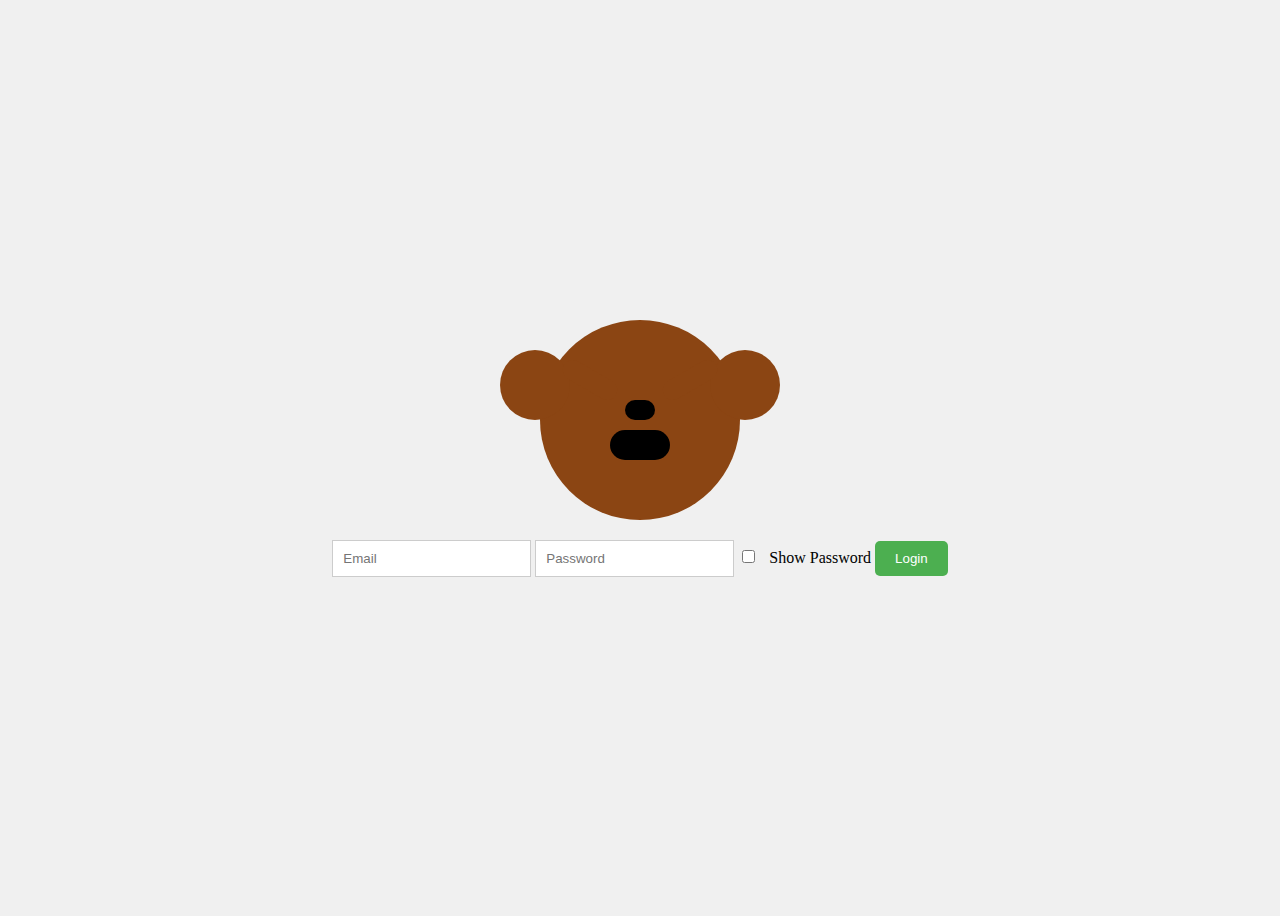
<file: Loginpage/index.html>
<!DOCTYPE html>
<html lang="en">
<head>
    <meta charset="UTF-8">
    <meta name="viewport" content="width=device-width, initial-scale=1.0">
    <title>Monkey Login</title>
    <link rel="stylesheet" href="styles.css">
</head>
<body>
    <div class="container">
        <div class="monkey">
            <div class="ear left-ear"></div>
            <div class="ear right-ear"></div>
            <div class="face">
                <div class="eye left-eye closed"></div>
                <div class="eye right-eye closed"></div>
                <div class="nose"></div>
                <div class="mouth"></div>
            </div>
            <div class="hand left-hand"></div>
            <div class="hand right-hand"></div>
        </div>
        <form>
            <input type="email" id="email" placeholder="Email">
            <input type="password" id="password" placeholder="Password">
            <input type="checkbox" id="show-password">
            <label for="show-password">Show Password</label>
            <button type="submit">Login</button>
        </form>
    </div>

    <script src="script.js"></script>
</body>
</html>
</file>
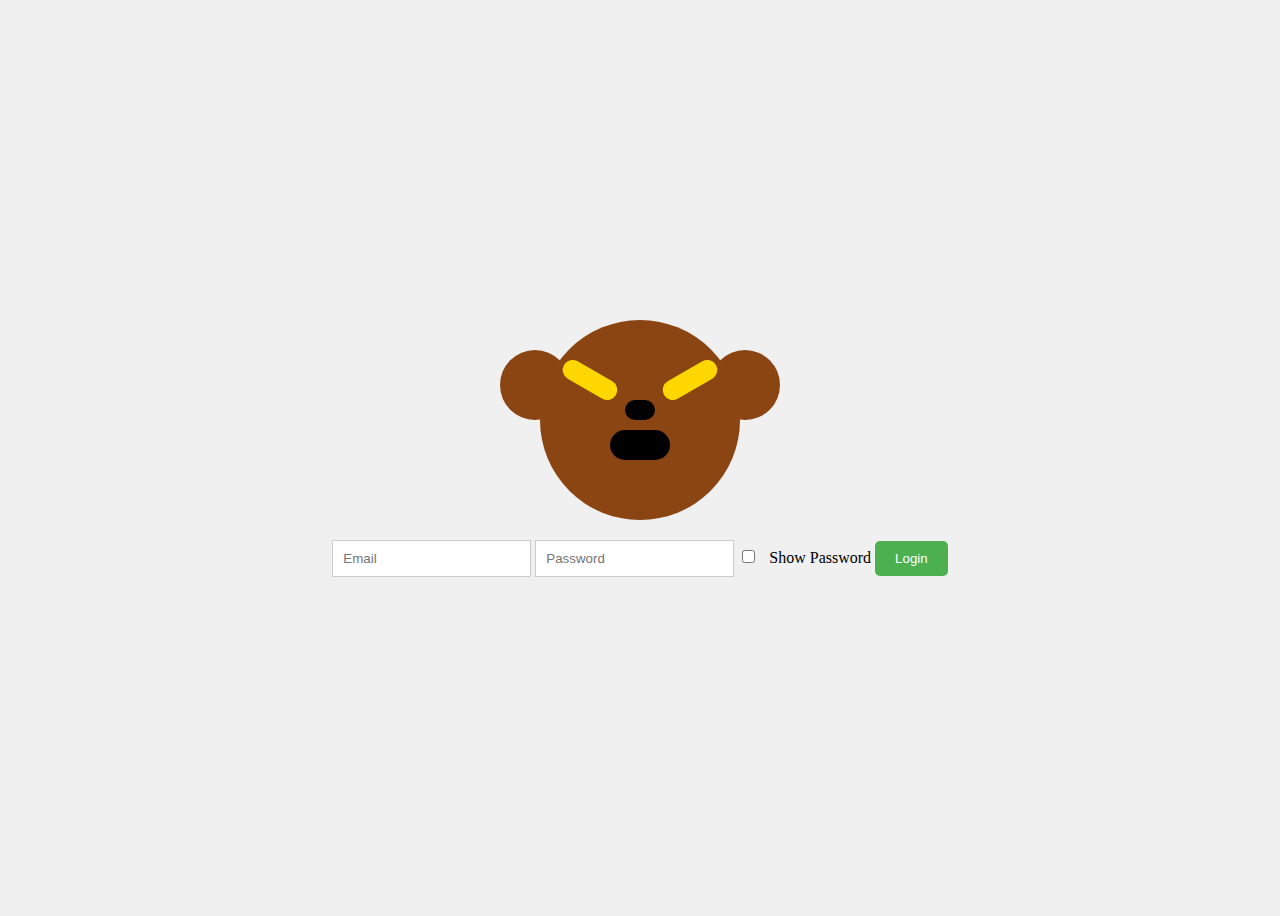
<file: Loginpage/index1.html>
<!DOCTYPE html>
<html lang="en">
<head>
    <meta charset="UTF-8">
    <meta name="viewport" content="width=device-width, content="width=device-width, initial-scale=1.0">
    <title>Monkey Login</title>
    <link rel="stylesheet" href="styles1.css">
</head>
<body>
    <div class="container">
        <div class="monkey">
            <div class="ear left-ear"></div>
            <div class="ear right-ear"></div>
            <div class="face">
                <div class="eye left-eye closed"></div>
                <div class="eye right-eye closed"></div>
                <div class="nose"></div>
                <div class="mouth"></div>
            </div>
            <div class="hand left-hand"></div>
            <div class="hand right-hand"></div>
        </div>
        <form>
            <input type="email" id="email" placeholder="Email">
            <input type="password" id="password" placeholder="Password">
            <input type="checkbox" id="show-password">
            <label for="show-password">Show Password</label>
            <button type="submit">Login</button>
        </form>
    </div>

    <script src="script1.js"></script>
</body>
</html>
</file>
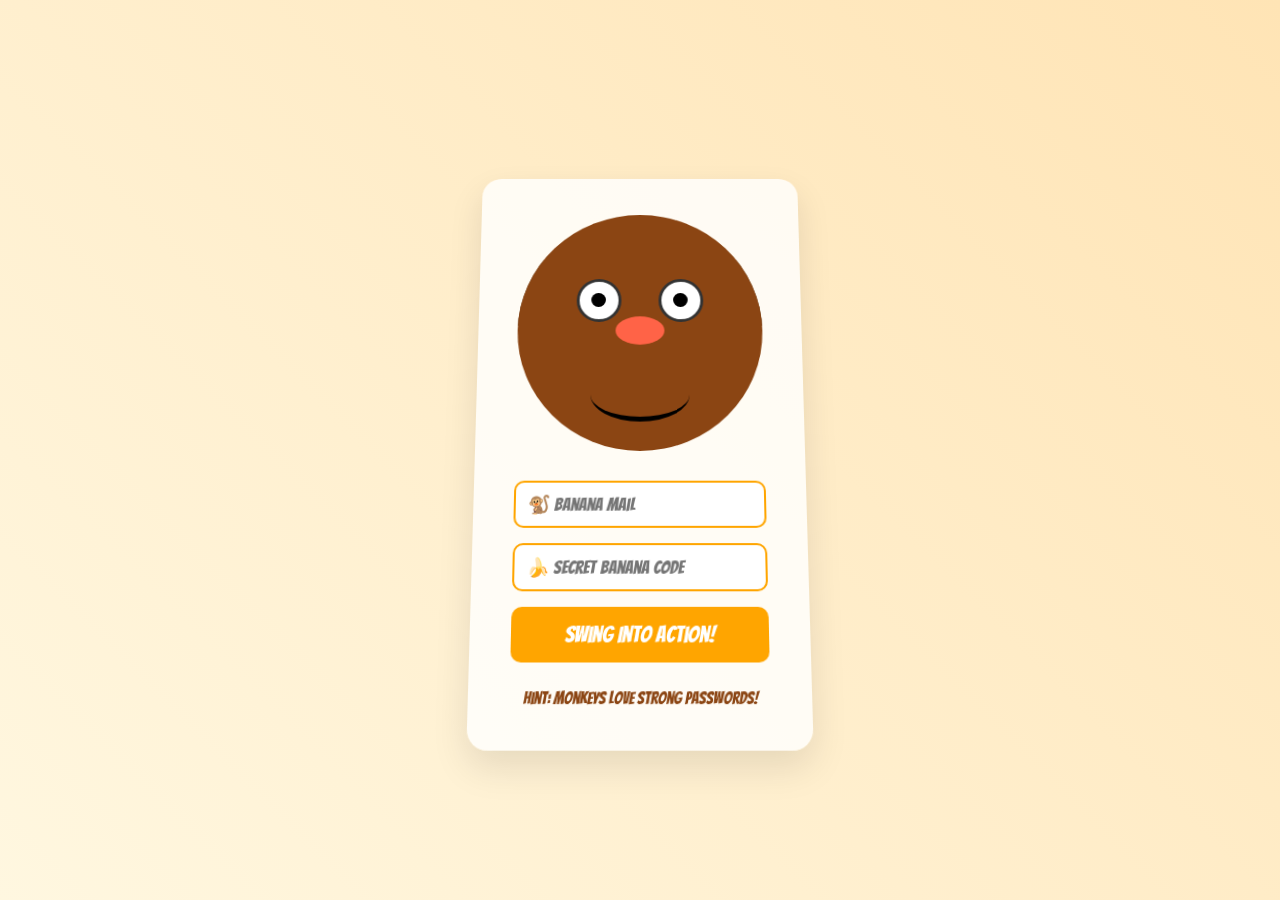
<file: Loginpage/newclau copy.html>
<!DOCTYPE html>
<html lang="en">
<head>
    <meta charset="UTF-8">
    <meta name="viewport" content="width=device-width, initial-scale=1.0">
    <title>🐒 Banana Republic Login 🍌</title>
    <style>
        @import url('https://fonts.googleapis.com/css2?family=Bangers&display=swap');

        body {
            font-family: 'Bangers', cursive;
            background: linear-gradient(45deg, #FFF7E0, #FFE4B5);
            display: flex;
            justify-content: center;
            align-items: center;
            height: 100vh;
            margin: 0;
            overflow: hidden;
            perspective: 1000px;
        }

        .container {
            background-color: rgba(255, 255, 255, 0.8);
            border-radius: 20px;
            padding: 40px;
            box-shadow: 0 15px 35px rgba(0,0,0,0.1);
            text-align: center;
            transform: rotateX(10deg);
            transition: all 0.3s ease;
        }

        .monkey {
            position: relative;
            width: 250px;
            height: 250px;
            background-color: #8B4513;
            border-radius: 50%;
            margin: 0 auto 30px;
            overflow: hidden;
            animation: monkeyBreath 3s infinite;
        }

        @keyframes monkeyBreath {
            0%, 100% { transform: scale(1); }
            50% { transform: scale(1.05); }
        }

        .ear {
            position: absolute;
            width: 80px;
            height: 80px;
            background-color: #5D3A1A;
            border-radius: 50%;
            z-index: -1;
        }

        .left-ear {
            left: -40px;
            top: 40px;
            transform: rotate(-20deg);
        }

        .right-ear {
            right: -40px;
            top: 40px;
            transform: rotate(20deg);
        }

        .eye {
            position: absolute;
            width: 40px;
            height: 40px;
            background-color: white;
            border-radius: 50%;
            border: 3px solid #333;
            top: 70px;
            transition: all 0.3s ease;
        }

        .left-eye {
            left: 60px;
        }

        .right-eye {
            right: 60px;
        }

        .pupil {
            position: absolute;
            width: 15px;
            height: 15px;
            background-color: black;
            border-radius: 50%;
            top: 12px;
            left: 12px;
        }

        .nose {
            position: absolute;
            width: 50px;
            height: 30px;
            background-color: #FF6347;
            border-radius: 50%;
            top: 110px;
            left: 100px;
        }

        .mouth {
            position: absolute;
            width: 100px;
            height: 50px;
            border-bottom: 5px solid black;
            border-radius: 50%;
            bottom: 30px;
            left: 75px;
        }

        form {
            display: flex;
            flex-direction: column;
            gap: 15px;
        }

        input {
            padding: 12px;
            border: 2px solid #FFA500;
            border-radius: 10px;
            font-family: 'Bangers', cursive;
            font-size: 18px;
        }

        button {
            background-color: #FFA500;
            color: white;
            border: none;
            padding: 15px;
            border-radius: 10px;
            cursor: pointer;
            font-family: 'Bangers', cursive;
            font-size: 22px;
            transition: all 0.3s ease;
        }

        button:hover {
            background-color: #FF8C00;
            transform: scale(1.05);
        }

        .banana-hint {
            color: #8B4513;
            font-size: 16px;
            margin-top: 10px;
        }
    </style>
</head>
<body>
    <div class="container">
        <div class="monkey">
            <div class="ear left-ear"></div>
            <div class="ear right-ear"></div>
            <div class="eye left-eye">
                <div class="pupil"></div>
            </div>
            <div class="eye right-eye">
                <div class="pupil"></div>
            </div>
            <div class="nose"></div>
            <div class="mouth"></div>
        </div>
        <form id="loginForm">
            <input type="email" id="email" placeholder="🐒 Banana Mail" required>
            <input type="password" id="password" placeholder="🍌 Secret Banana Code" required>
            <button type="submit">Swing Into Action!</button>
            <div class="banana-hint">Hint: Monkeys love strong passwords!</div>
        </form>
    </div>

    <script>
        const eyes = document.querySelectorAll('.eye');
        const pupils = document.querySelectorAll('.pupil');
        const emailInput = document.getElementById('email');
        const passwordInput = document.getElementById('password');

        emailInput.addEventListener('focus', () => {
            eyes.forEach(eye => eye.style.transform = 'scale(1.2)');
            pupils.forEach(pupil => pupil.style.backgroundColor = 'green');
        });

        passwordInput.addEventListener('focus', () => {
            eyes.forEach(eye => eye.style.transform = 'scale(0.8)');
            pupils.forEach(pupil => pupil.style.backgroundColor = 'red');
        });

        emailInput.addEventListener('blur', resetEyes);
        passwordInput.addEventListener('blur', resetEyes);

        function resetEyes() {
            eyes.forEach(eye => eye.style.transform = 'scale(1)');
            pupils.forEach(pupil => pupil.style.backgroundColor = 'black');
        }

        document.getElementById('loginForm').addEventListener('submit', function(e) {
            e.preventDefault();
            alert('🍌 Banana Access Granted! Welcome to the Jungle! 🐒');
        });
    </script>
</body>
</html>
</file>
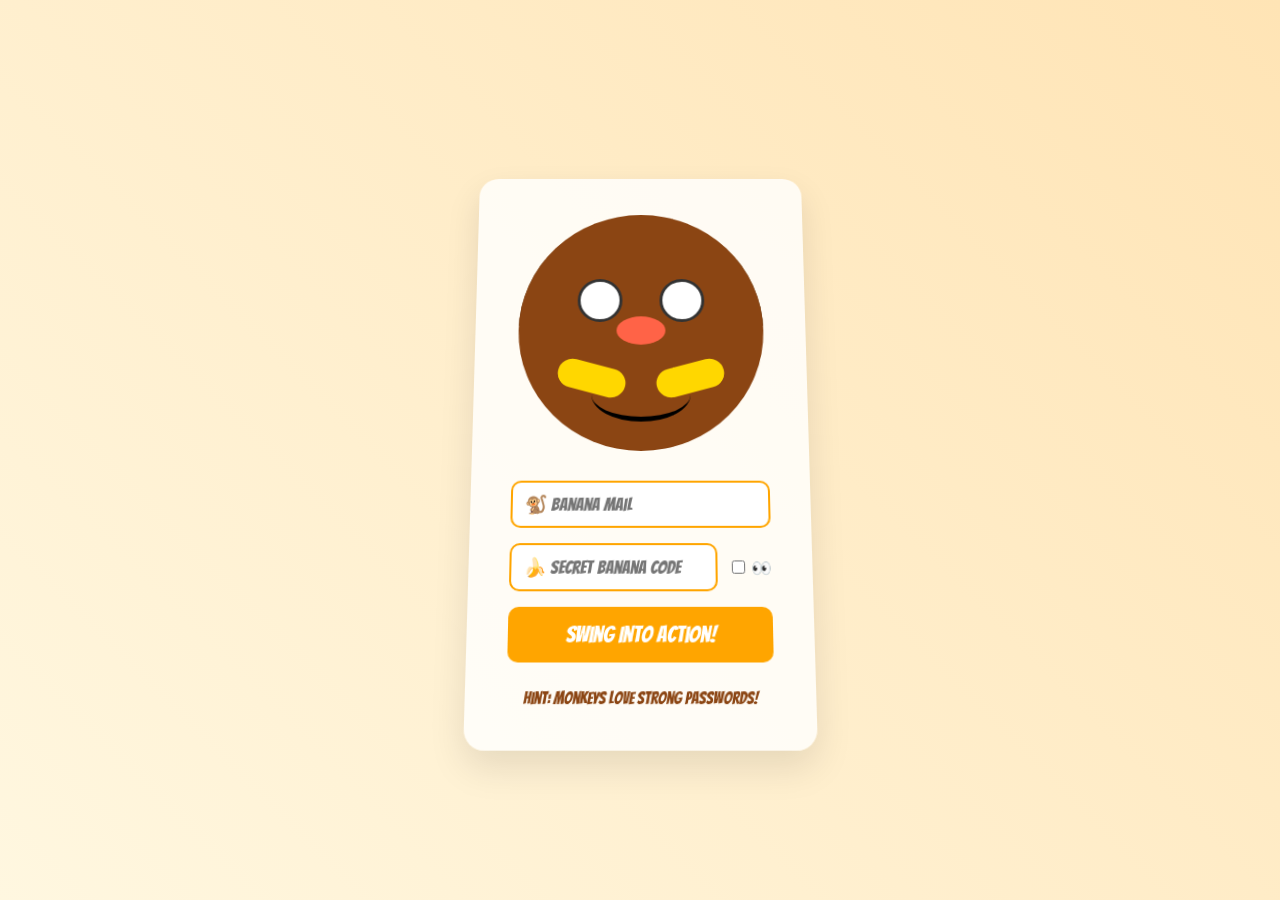
<file: Loginpage/newclau.html>
<!DOCTYPE html>
<html lang="en">
<head>
    <meta charset="UTF-8">
    <meta name="viewport" content="width=device-width, initial-scale=1.0">
    <title>🐒 Banana Republic Login 🍌</title>
    <style>
        @import url('https://fonts.googleapis.com/css2?family=Bangers&display=swap');

        body {
            font-family: 'Bangers', cursive;
            background: linear-gradient(45deg, #FFF7E0, #FFE4B5);
            display: flex;
            justify-content: center;
            align-items: center;
            height: 100vh;
            margin: 0;
            overflow: hidden;
            perspective: 1000px;
        }

        .container {
            background-color: rgba(255, 255, 255, 0.8);
            border-radius: 20px;
            padding: 40px;
            box-shadow: 0 15px 35px rgba(0,0,0,0.1);
            text-align: center;
            transform: rotateX(10deg);
            transition: all 0.3s ease;
        }

        .monkey {
            position: relative;
            width: 250px;
            height: 250px;
            background-color: #8B4513;
            border-radius: 50%;
            margin: 0 auto 30px;
            overflow: hidden;
        }

        .ear {
            position: absolute;
            width: 80px;
            height: 80px;
            background-color: #5D3A1A;
            border-radius: 50%;
            z-index: -1;
        }

        .left-ear {
            left: -40px;
            top: 40px;
            transform: rotate(-20deg);
        }

        .right-ear {
            right: -40px;
            top: 40px;
            transform: rotate(20deg);
        }

        .eye {
            position: absolute;
            width: 40px;
            height: 40px;
            background-color: white;
            border-radius: 50%;
            border: 3px solid #333;
            top: 70px;
            transition: all 0.3s ease;
        }

        .left-eye {
            left: 60px;
        }

        .right-eye {
            right: 60px;
        }

        .hand {
            position: absolute;
            width: 70px;
            height: 30px;
            background-color: #FFD700;
            border-radius: 15px;
            bottom: 60px;
            transition: all 0.3s ease;
        }

        .left-hand {
            left: 40px;
            transform: rotate(15deg);
        }

        .right-hand {
            right: 40px;
            transform: rotate(-15deg);
        }

        .hands-covering-eyes .left-hand,
        .hands-covering-eyes .right-hand {
            top: 70px;
            bottom: auto;
            width: 50px;
            height: 40px;
            background-color: #FFA500;
        }

        .hands-covering-eyes .left-hand {
            left: 50px;
            transform: rotate(-90deg);
        }

        .hands-covering-eyes .right-hand {
            right: 50px;
            transform: rotate(90deg);
        }

        .nose {
            position: absolute;
            width: 50px;
            height: 30px;
            background-color: #FF6347;
            border-radius: 50%;
            top: 110px;
            left: 100px;
        }

        .mouth {
            position: absolute;
            width: 100px;
            height: 50px;
            border-bottom: 5px solid black;
            border-radius: 50%;
            bottom: 30px;
            left: 75px;
        }

        form {
            display: flex;
            flex-direction: column;
            gap: 15px;
        }

        input {
            padding: 12px;
            border: 2px solid #FFA500;
            border-radius: 10px;
            font-family: 'Bangers', cursive;
            font-size: 18px;
        }

        .password-container {
            display: flex;
            align-items: center;
            justify-content: center;
            gap: 10px;
        }

        button {
            background-color: #FFA500;
            color: white;
            border: none;
            padding: 15px;
            border-radius: 10px;
            cursor: pointer;
            font-family: 'Bangers', cursive;
            font-size: 22px;
            transition: all 0.3s ease;
        }

        button:hover {
            background-color: #FF8C00;
            transform: scale(1.05);
        }

        .banana-hint {
            color: #8B4513;
            font-size: 16px;
            margin-top: 10px;
        }
    </style>
</head>
<body>
    <div class="container">
        <div class="monkey" id="monkey">
            <div class="ear left-ear"></div>
            <div class="ear right-ear"></div>
            <div class="eye left-eye"></div>
            <div class="eye right-eye"></div>
            <div class="nose"></div>
            <div class="mouth"></div>
            <div class="hand left-hand"></div>
            <div class="hand right-hand"></div>
        </div>
        <form id="loginForm">
            <input type="email" id="email" placeholder="🐒 Banana Mail" required>
            <div class="password-container">
                <input type="password" id="password" placeholder="🍌 Secret Banana Code" required>
                <label>
                    <input type="checkbox" id="show-password">
                    👀
                </label>
            </div>
            <button type="submit">Swing Into Action!</button>
            <div class="banana-hint">Hint: Monkeys love strong passwords!</div>
        </form>
    </div>

    <script>
        const monkey = document.getElementById('monkey');
        const passwordInput = document.getElementById('password');
        const showPasswordCheckbox = document.getElementById('show-password');

        passwordInput.addEventListener('input', () => {
            if (passwordInput.value.length > 0) {
                monkey.classList.add('hands-covering-eyes');
            } else {
                monkey.classList.remove('hands-covering-eyes');
            }
        });

        showPasswordCheckbox.addEventListener('change', () => {
            passwordInput.type = showPasswordCheckbox.checked ? 'text' : 'password';
            
            if (showPasswordCheckbox.checked) {
                monkey.classList.remove('hands-covering-eyes');
            } else if (passwordInput.value.length > 0) {
                monkey.classList.add('hands-covering-eyes');
            }
        });

        // Reset hands when password is empty
        passwordInput.addEventListener('blur', () => {
            if (passwordInput.value.length === 0) {
                monkey.classList.remove('hands-covering-eyes');
            }
        });

        document.getElementById('loginForm').addEventListener('submit', function(e) {
            e.preventDefault();
            alert('🍌 Banana Access Granted! Welcome to the Jungle! 🐒');
        });
    </script>
</body>
</html>
</file>
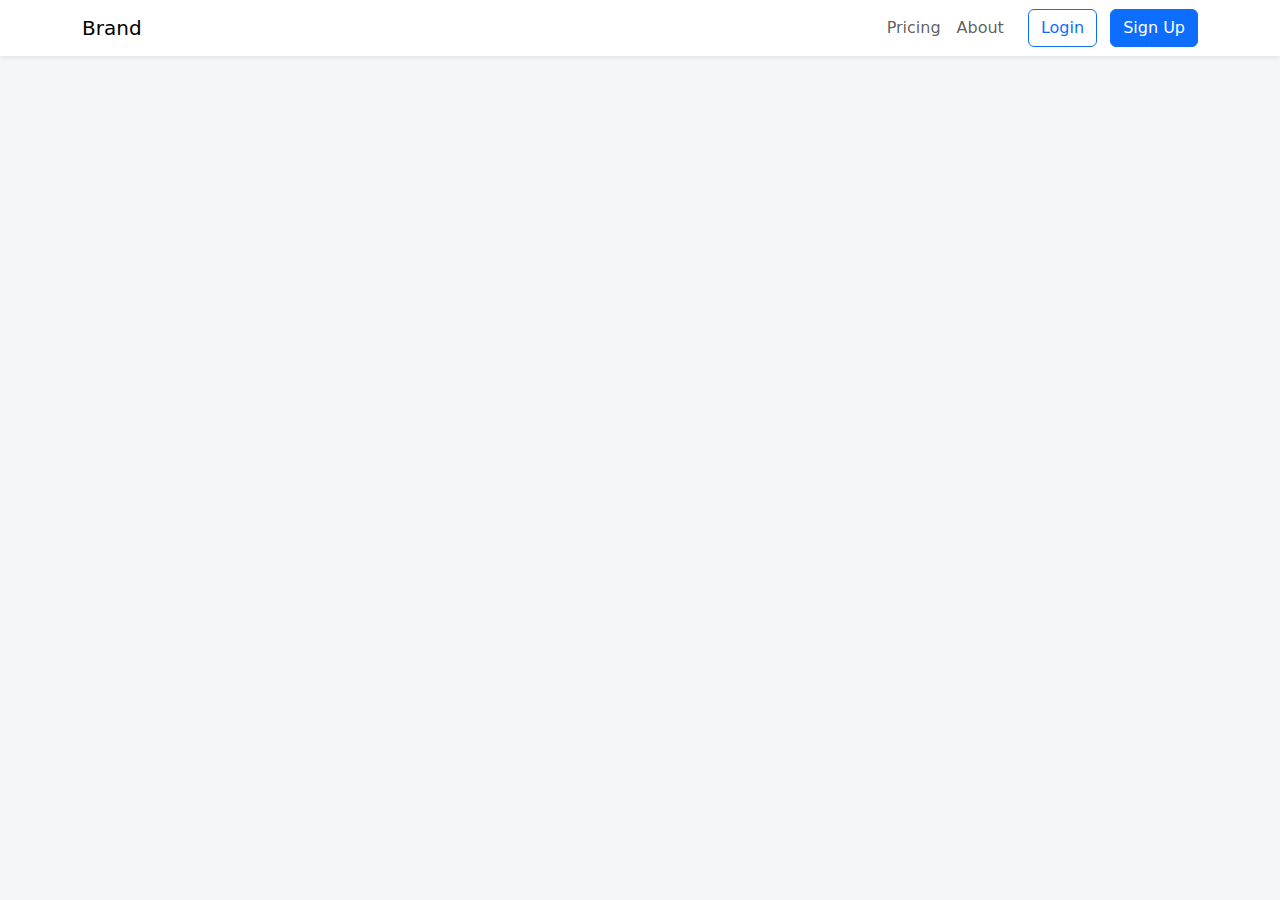
<file: TestForNewNav/navwithlogn.html>
<!DOCTYPE html>
<html lang="en">
<head>
    <!-- Bootstrap 5.3 CSS -->
    <link href="https://cdn.jsdelivr.net/npm/bootstrap@5.3.2/dist/css/bootstrap.min.css" rel="stylesheet">
    <!-- Bootstrap Icons -->
    <link href="https://cdn.jsdelivr.net/npm/bootstrap-icons@1.11.1/font/bootstrap-icons.css" rel="stylesheet">
    <style>
        body {
            background-color: #f4f6f9;
        }
        .modal-header {
            background-color: #f8f9fa;
            border-bottom: none;
        }
        .modal-body .btn-social {
            display: flex;
            align-items: center;
            justify-content: center;
            gap: 10px;
            margin-bottom: 15px;
        }
        .modal-body .btn-social i {
            font-size: 1.2rem;
        }
        .divider {
            display: flex;
            align-items: center;
            text-align: center;
            margin: 20px 0;
        }
        .divider::before, .divider::after {
            content: '';
            flex: 1;
            border-bottom: 1px solid #e0e0e0;
        }
        .divider:not(:empty)::before {
            margin-right: .25em;
        }
        .divider:not(:empty)::after {
            margin-left: .25em;
        }
        .form-check-input:checked {
            background-color: #0d6efd;
            border-color: #0d6efd;
        }
        .dropdown-menu {
            border: none;
            box-shadow: 0 10px 30px rgba(0,0,0,0.08);
            border-radius: 12px;
            padding: 1rem;
            margin-top: 10px;
        }
        /* Previous dropdown styles remain the same */
    </style>
</head>
<body>
    <nav class="navbar navbar-expand-lg navbar-light bg-white shadow-sm">
        <div class="container">
            <a class="navbar-brand" href="#">Brand</a>
            
            <div class="collapse navbar-collapse">
                <ul class="navbar-nav ms-auto">
                    <!-- Previous dropdown menu remains the same -->
                    <li class="nav-item">
                        <a class="nav-link" href="#">Pricing</a>
                    </li>
                    <li class="nav-item">
                        <a class="nav-link" href="#">About</a>
                    </li>
                </ul>
                <div class="ms-3">
                    <button class="btn btn-outline-primary me-2" data-bs-toggle="modal" data-bs-target="#loginModal">
                        Login
                    </button>
                    <button class="btn btn-primary" data-bs-toggle="modal" data-bs-target="#signupModal">
                        Sign Up
                    </button>
                </div>
            </div>
        </div>
    </nav>

    <!-- Login Modal -->
    <div class="modal fade" id="loginModal" tabindex="-1">
        <div class="modal-dialog modal-dialog-centered">
            <div class="modal-content">
                <div class="modal-header">
                    <h5 class="modal-title">Login to Your Account</h5>
                    <button type="button" class="btn-close" data-bs-dismiss="modal"></button>
                </div>
                <div class="modal-body">
                    <div class="btn-social btn-google w-100 btn btn-outline-danger">
                        <i class="bi bi-google"></i> Continue with Google
                    </div>
                    <div class="btn-social btn-microsoft w-100 btn btn-outline-primary">
                        <i class="bi bi-microsoft"></i> Continue with Microsoft
                    </div>
                    
                    <div class="divider">or</div>
                    
                    <form>
                        <div class="mb-3">
                            <label class="form-label">Email address</label>
                            <input type="email" class="form-control" placeholder="Enter your email">
                        </div>
                        <div class="mb-3">
                            <label class="form-label">Password</label>
                            <input type="password" class="form-control" placeholder="Enter your password">
                        </div>
                        <div class="mb-3 form-check">
                            <input type="checkbox" class="form-check-input" id="rememberCheck">
                            <label class="form-check-label" for="rememberCheck">Remember me</label>
                            <a href="#" class="float-end text-primary">Forgot password?</a>
                        </div>
                        <button type="submit" class="btn btn-primary w-100">Login</button>
                    </form>
                </div>
                <div class="modal-footer justify-content-center">
                    <p class="text-muted">
                        Don't have an account? 
                        <a href="#" data-bs-dismiss="modal" data-bs-toggle="modal" data-bs-target="#signupModal">
                            Sign up
                        </a>
                    </p>
                </div>
            </div>
        </div>
    </div>

    <!-- Signup Modal -->
    <div class="modal fade" id="signupModal" tabindex="-1">
        <div class="modal-dialog modal-dialog-centered">
            <div class="modal-content">
                <div class="modal-header">
                    <h5 class="modal-title">Create Your Account</h5>
                    <button type="button" class="btn-close" data-bs-dismiss="modal"></button>
                </div>
                <div class="modal-body">
                    <div class="btn-social btn-google w-100 btn btn-outline-danger">
                        <i class="bi bi-google"></i> Sign up with Google
                    </div>
                    <div class="btn-social btn-microsoft w-100 btn btn-outline-primary">
                        <i class="bi bi-microsoft"></i> Sign up with Microsoft
                    </div>
                    
                    <div class="divider">or</div>
                    
                    <form>
                        <div class="row mb-3">
                            <div class="col">
                                <label class="form-label">First Name</label>
                                <input type="text" class="form-control" placeholder="First name">
                            </div>
                            <div class="col">
                                <label class="form-label">Last Name</label>
                                <input type="text" class="form-control" placeholder="Last name">
                            </div>
                        </div>
                        <div class="mb-3">
                            <label class="form-label">Email address</label>
                            <input type="email" class="form-control" placeholder="Enter your email">
                        </div>
                        <div class="mb-3">
                            <label class="form-label">Password</label>
                            <input type="password" class="form-control" placeholder="Create a strong password">
                        </div>
                        <div class="mb-3 form-check">
                            <input type="checkbox" class="form-check-input" id="agreeTerms">
                            <label class="form-check-label" for="agreeTerms">
                                I agree to the <a href="#">Terms of Service</a> and <a href="#">Privacy Policy</a>
                            </label>
                        </div>
                        <button type="submit" class="btn btn-primary w-100">Create Account</button>
                    </form>
                </div>
                <div class="modal-footer justify-content-center">
                    <p class="text-muted">
                        Already have an account? 
                        <a href="#" data-bs-dismiss="modal" data-bs-toggle="modal" data-bs-target="#loginModal">
                            Log in
                        </a>
                    </p>
                </div>
            </div>
        </div>
    </div>

    <!-- Bootstrap 5.3 JS and Popper -->
    <script src="https://cdn.jsdelivr.net/npm/@popperjs/core@2.11.8/dist/umd/popper.min.js"></script>
    <script src="https://cdn.jsdelivr.net/npm/bootstrap@5.3.2/dist/js/bootstrap.min.js"></script>
</body>
</html>
</file>
<file: Loginpage/styles.css>
body {
    display: flex;
    justify-content: center;
    align-items: center;
    height: 100vh;
    background-color: #f0f0f0;
}

.container {
    display: flex;
    flex-direction: column;
    align-items: center;
}

.monkey {
    position: relative;
    width: 200px;
    height: 200px;
    background-color: #8B4513; /* Brown color for the face */
    border-radius: 100px; /* Make it circular */
    margin-bottom: 20px;
}

.ear {
    position: absolute;
    width: 70px;
    height: 70px;
    background-color: #8B4513; /* Brown color for the ears */
    border-radius: 50%;
}

.left-ear {
    left: -40px; /* Position the left ear */
    top: 30px;
}

.right-ear {
    right: -40px; /* Position the right ear */
    top: 30px;
}

.face {
    position: relative;
    width: 100%;
    height: 100%;
}

.eye {
    position: absolute;
    width: 30px;
    height: 30px;
    background-color: #fff; /* White for the eyes */
    border-radius: 50%;
    top: 50px;
    transition: transform 0.3s; /* Animation for eye opening */
}

.left-eye {
    left: 50px; /* Position the left eye */
}

.right-eye {
    right: 50px; /* Position the right eye */
}

.nose {
    position: absolute;
    width: 30px;
    height: 20px;
    background-color: #000; /* Black for the nose */
    border-radius: 15px; /* Rounded nose */
    top: 80px;
    left: 85px; /* Center the nose */
}

.mouth {
    position: absolute;
    width: 60px;
    height: 30px;
    background-color: #000; /* Black for the mouth */
    border-radius: 30px; /* Rounded mouth */
    top: 110px;
    left: 70px; /* Center the mouth */
}

.eye.closed {
    transform: scaleY(0); /* Close the eye */
}

.eye.open {
    transform: scaleY(1); /* Open the eye */
}

.hand {
    position: absolute;
    width: 60px;
    height: 20px;
    background-color: #8B4513; /* Brown color for the hands */
    border-radius: 10px;
    top: 50px; /* Position hands near the eyes */
    transition: transform 0.3s; /* Animation for hand movement */
}

.left-hand {
    left: 20px; /* Position the left hand */
    transform: rotate(30deg); /* Slight rotation */
}

.right-hand {
    right: 20px; /* Position the right hand */
    transform: rotate(-30deg); /* Slight rotation */
}

input[type="email"], input[type="password"] {
    padding: 10px;
    margin-bottom: 20px;
    border: 1px solid #ccc;
}

input[type="checkbox"] {
    margin-right: 10px;
}

button[type="submit"] {
    padding: 10px 20px;
    background-color: #4CAF50;
    color: #fff;
    border: none;
    border-radius: 5px;
    cursor: pointer;
}

button[type="submit"]:hover {
    background-color: #3e8e41;
}
</file>
<file: Loginpage/styles1.css>
body {
    display: flex;
    justify-content: center;
    align-items: center;
    height: 100vh;
    background-color: #f0f0f0;
}

.container {
    display: flex;
    flex-direction: column;
    align-items: center;
}

.monkey {
    position: relative;
    width: 200px;
    height: 200px;
    background-color: #8B4513; /* Brown color for the face */
    border-radius: 100px; /* Make it circular */
    margin-bottom: 20px;
}

.ear {
    position: absolute;
    width: 70px;
    height: 70px;
    background-color: #8B4513; /* Brown color for the ears */
    border-radius: 50%;
}

.left-ear {
    left: -40px; /* Position the left ear */
    top: 30px;
}

.right-ear {
    right: -40px; /* Position the right ear */
    top: 30px;
}

.face {
    position: relative;
    width: 100%;
    height: 100%;
}

.eye {
    position: absolute;
    width: 30px;
    height: 30px;
    background-color: #fff; /* White for the eyes */
    border-radius: 50%;
    top: 50px;
    transition: transform 0.3s; /* Animation for eye opening */
}

.left-eye {
    left: 50px; /* Position the left eye */
}

.right-eye {
    right: 50px; /* Position the right eye */
}

.nose {
    position: absolute;
    width: 30px;
    height: 20px;
    background-color: #000; /* Black for the nose */
    border-radius: 15px; /* Rounded nose */
    top: 80px;
    left: 85px; /* Center the nose */
}

.mouth {
    position: absolute;
    width: 60px;
    height: 30px;
    background-color: #000; /* Black for the mouth */
    border-radius: 30px; /* Rounded mouth */
    top: 110px;
    left: 70px; /* Center the mouth */
}

.eye.closed {
    transform: scaleY(0); /* Close the eye */
}

.eye.open {
    transform: scaleY(1); /* Open the eye */
}

.hand {
    position: absolute;
    width: 60px;
    height: 20px;
    background-color: #FFD700; /* Gold color for the hands */
    border-radius: 10px;
    top: 50px; /* Position hands near the eyes */
    transition: transform 0.3s; /* Animation for hand movement */
}

.left-hand {
    left: 20px; /* Position the left hand */
    transform: rotate(30deg); /* Slight rotation */
}

.right-hand {
    right: 20px; /* Position the right hand */
    transform: rotate(-30deg); /* Slight rotation */
}

input[type="email"], input[type="password"] {
    padding: 10px ;
    margin-bottom: 20px;
    border: 1px solid #ccc;
}

input[type="checkbox"] {
    margin-right: 10px;
}

button[type="submit"] {
    padding: 10px 20px;
    background-color: #4CAF50;
    color: #fff;
    border: none;
    border-radius: 5px;
    cursor: pointer;
}

button[type="submit"]:hover {
    background-color: #3e8e41;
}
</file>
